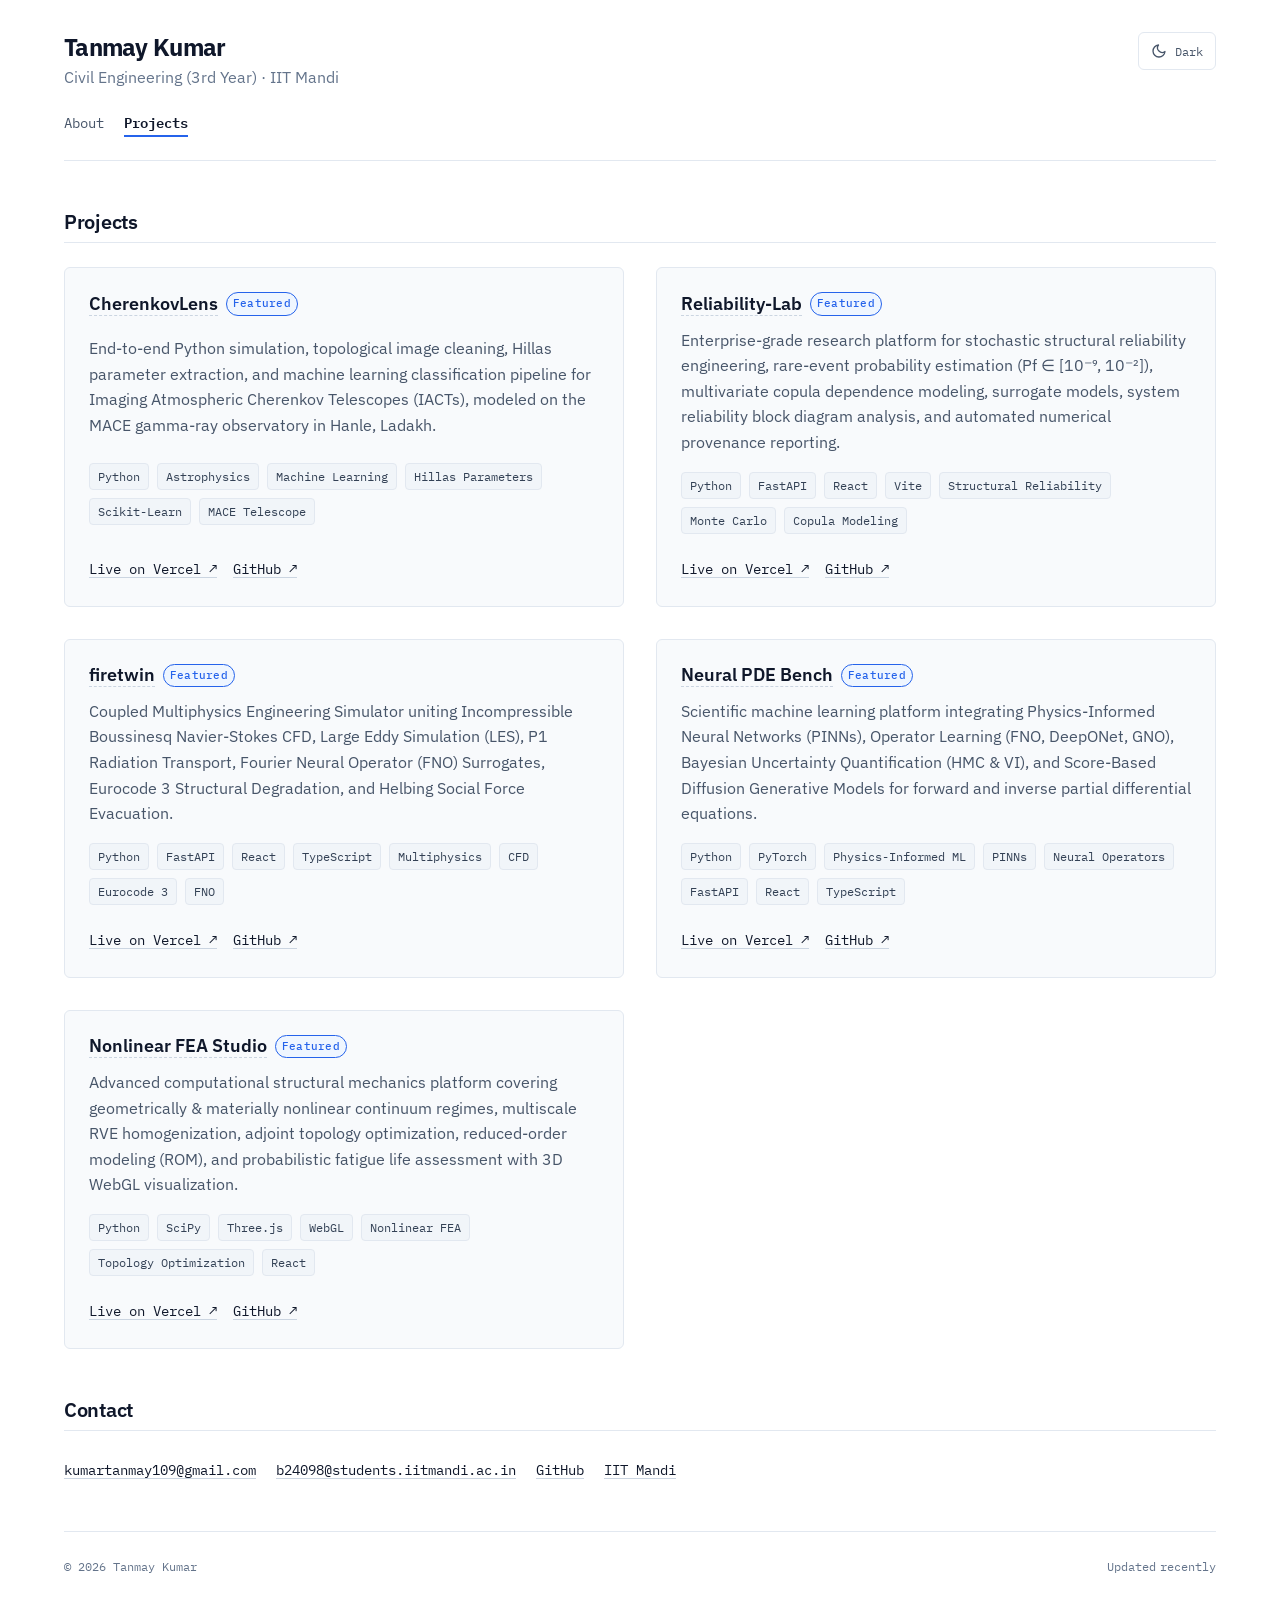
<file: projects.html>
<!DOCTYPE html>
<html lang="en">
<head>
  <meta charset="UTF-8">
  <meta name="viewport" content="width=device-width, initial-scale=1.0">
  <title id="page-title">Projects — Tanmay Kumar</title>
  
  <!-- SEO & Social Meta Tags -->
  <meta name="description" id="meta-description" content="Computational structural mechanics, multiphysics simulations, and scientific ML projects by Tanmay Kumar.">
  <meta name="author" id="meta-author" content="Tanmay Kumar">
  <meta name="robots" content="index, follow">
  <link rel="canonical" id="meta-canonical" href="https://10tan.github.io/projects.html">

  <!-- Open Graph / Facebook -->
  <meta property="og:type" content="website">
  <meta property="og:title" id="og-title" content="Projects — Tanmay Kumar">
  <meta property="og:description" id="og-description" content="Projects by Tanmay Kumar: Reliability-Lab, firetwin, Neural PDE Bench, and Nonlinear FEA Studio.">
  <meta property="og:url" id="og-url" content="https://10tan.github.io/projects.html">

  <!-- Twitter Card -->
  <meta name="twitter:card" content="summary">
  <meta name="twitter:title" id="twitter-title" content="Projects — Tanmay Kumar">
  <meta name="twitter:description" id="twitter-description" content="Projects by Tanmay Kumar: Reliability-Lab, firetwin, Neural PDE Bench, and Nonlinear FEA Studio.">

  <!-- Mobile Browser Theme Color -->
  <meta name="theme-color" id="meta-theme-color" content="#ffffff">

  <!-- Favicon -->
  <link rel="icon" type="image/svg+xml" href="assets/favicon.svg?v=2">

  <!-- Fonts: IBM Plex Sans & IBM Plex Mono with System Fallbacks -->
  <link rel="preconnect" href="https://fonts.googleapis.com">
  <link rel="preconnect" href="https://fonts.gstatic.com" crossorigin>
  <link href="https://fonts.googleapis.com/css2?family=IBM+Plex+Mono:ital,wght@0,400;0,500;0,600;1,400&family=IBM+Plex+Sans:ital,wght@0,400;0,500;0,600;0,700;1,400&display=swap" rel="stylesheet">

  <!-- Main Stylesheet -->
  <link rel="stylesheet" href="css/style.css">

  <!-- Immediate Theme Initialization to prevent Flash of Unstyled Content (FOUC) -->
  <script>
    (function () {
      try {
        var savedTheme = localStorage.getItem('theme-preference');
        if (savedTheme === 'dark' || savedTheme === 'light') {
          document.documentElement.setAttribute('data-theme', savedTheme);
        }
      } catch (e) {}
    })();
  </script>

  <!-- Structured Data (JSON-LD) -->
  <script type="application/ld+json" id="schema-person">
  {
    "@context": "https://schema.org",
    "@type": "Person",
    "name": "Tanmay Kumar",
    "jobTitle": "Civil Engineering (3rd Year) · IIT Mandi",
    "description": "Civil Engineering undergraduate at IIT Mandi working in computational structural mechanics, multiphysics, and scientific machine learning.",
    "url": "https://10tan.github.io/",
    "sameAs": [
      "https://github.com/10tan"
    ]
  }
  </script>
</head>
<body data-page="projects">
  <!-- Keyboard Accessibility Skip Link -->
  <a href="#main-content" class="skip-link">Skip to main content</a>

  <div class="site-container">
    <!-- Header -->
    <header class="site-header" role="banner">
      <div class="header-top">
        <div class="header-title-group">
          <h1 class="site-title" id="site-name">Tanmay Kumar</h1>
          <p class="site-tagline" id="site-tagline">Civil Engineering (3rd Year) · IIT Mandi</p>
        </div>

        <div class="header-controls">
          <button 
            type="button" 
            id="theme-toggle-btn" 
            class="theme-toggle-btn" 
            aria-label="Switch between light and dark theme"
            title="Toggle color theme (T)"
          >
            <!-- Sun Icon (shown in dark mode) -->
            <svg class="icon-sun" aria-hidden="true" viewBox="0 0 24 24" style="display:none;">
              <circle cx="12" cy="12" r="5"></circle>
              <line x1="12" y1="1" x2="12" y2="3"></line>
              <line x1="12" y1="21" x2="12" y2="23"></line>
              <line x1="4.22" y1="4.22" x2="5.64" y2="5.64"></line>
              <line x1="18.36" y1="18.36" x2="19.78" y2="19.78"></line>
              <line x1="1" y1="12" x2="3" y2="12"></line>
              <line x1="21" y1="12" x2="23" y2="12"></line>
              <line x1="4.22" y1="19.78" x2="5.64" y2="18.36"></line>
              <line x1="18.36" y1="5.64" x2="19.78" y2="4.22"></line>
            </svg>
            <!-- Moon Icon (shown in light mode) -->
            <svg class="icon-moon" aria-hidden="true" viewBox="0 0 24 24" style="display:none;">
              <path d="M21 12.79A9 9 0 1 1 11.21 3 7 7 0 0 0 21 12.79z"></path>
            </svg>
            <span id="theme-toggle-text">Theme</span>
          </button>
        </div>
      </div>

      <!-- Navigation: About & Projects -->
      <nav class="site-nav" aria-label="Main navigation">
        <ul class="nav-list">
          <li class="nav-item"><a href="index.html">About</a></li>
          <li class="nav-item"><a href="projects.html" aria-current="page">Projects</a></li>
        </ul>
      </nav>
    </header>

    <!-- Noscript Fallback -->
    <noscript>
      <section class="noscript-banner" aria-label="JavaScript Disabled Notice">
        <h2>Static Fallback Mode</h2>
        <p>JavaScript is disabled in your browser. You can still reach me or view my work directly:</p>
        <p>
          GitHub: <a href="https://github.com/10tan">github.com/10tan</a> | 
          Email: <a href="mailto:kumartanmay109@gmail.com">kumartanmay109@gmail.com</a> | 
          Institute: <a href="mailto:b24098@students.iitmandi.ac.in">b24098@students.iitmandi.ac.in</a>
        </p>
      </section>
    </noscript>

    <!-- Main Content -->
    <main id="main-content" role="main">
      <!-- Projects Section -->
      <section id="projects" class="section projects-section" aria-labelledby="projects-heading">
        <h2 id="projects-heading">Projects</h2>
        <div class="projects-list" id="projects-list">
          <!-- Rendered dynamically from projects.json and enriched by github.js -->
        </div>
      </section>

      <!-- Contact Section (Available at the end of each page) -->
      <section id="contact" class="section contact-section" aria-labelledby="contact-heading">
        <h2 id="contact-heading">Contact</h2>
        <ul class="contact-row" id="contact-row">
          <!-- Rendered dynamically from site.json -->
        </ul>
      </section>
    </main>

    <!-- Footer -->
    <footer class="site-footer" role="contentinfo">
      <div class="footer-copyright" id="footer-copyright">
        &copy; <span id="current-year">2026</span> <span id="footer-author-name">Tanmay Kumar</span>
      </div>
      <div class="footer-last-updated" id="footer-last-updated">
        <span>Updated</span> <time id="footer-update-time">recently</time>
      </div>
    </footer>
  </div>

  <!-- Main ES Module Script -->
  <script type="module" src="js/main.js"></script>
</body>
</html>
</file>
<file: css/style.css>
/* ==========================================================================
   MINIMAL PERSONAL PORTFOLIO - STYLESHEET
   Pure CSS, system-first typography, WCAG AAA compliant contrast,
   dual light/dark themes, responsive layout, print friendly.
   ========================================================================== */

/* --------------------------------------------------------------------------
   Design Tokens & CSS Variables
   -------------------------------------------------------------------------- */
:root {
  /* Color Palette - Default Light Mode */
  --bg-primary: #ffffff;
  --bg-secondary: #f8fafc;
  --bg-tertiary: #f1f5f9;
  --text-primary: #0f172a;
  --text-secondary: #475569;
  --text-muted: #64748b;
  --border-subtle: #e2e8f0;
  --border-strong: #cbd5e1;
  
  /* Single Accent Color (Overridden dynamically if specified in site.json) */
  --accent-color: #2563eb;
  --accent-hover: #1d4ed8;
  --accent-subtle: #eff6ff;
  
  /* Interactive & States */
  --focus-ring: #2563eb;
  --tag-bg: #f1f5f9;
  --tag-text: #334155;
  --tag-border: #e2e8f0;

  /* Typography Scale */
  --font-sans: "IBM Plex Sans", -apple-system, BlinkMacSystemFont, "Segoe UI", Roboto, "Helvetica Neue", Arial, sans-serif;
  --font-mono: "IBM Plex Mono", ui-monospace, SFMono-Regular, Menlo, Monaco, Consolas, "Liberation Mono", monospace;
  
  --text-xs: 0.75rem;    /* 12px */
  --text-sm: 0.875rem;   /* 14px */
  --text-base: 1rem;      /* 16px */
  --text-lg: 1.125rem;   /* 18px */
  --text-xl: 1.25rem;    /* 20px */
  --text-2xl: 1.5rem;    /* 24px */
  --text-3xl: 1.875rem;  /* 30px */

  --leading-tight: 1.25;
  --leading-snug: 1.4;
  --leading-normal: 1.6;
  --leading-relaxed: 1.75;

  /* Layout */
  --container-max-width: 100%;
  --space-1: 0.25rem;
  --space-2: 0.5rem;
  --space-3: 0.75rem;
  --space-4: 1rem;
  --space-5: 1.25rem;
  --space-6: 1.5rem;
  --space-8: 2rem;
  --space-10: 2.5rem;
  --space-12: 3rem;
  --space-16: 4rem;
  --space-20: 5rem;

  --transition-fast: 150ms ease;
  --radius-sm: 4px;
  --radius-md: 6px;
  --radius-full: 9999px;
}

/* --------------------------------------------------------------------------
   Automatic Dark Mode (System Preference)
   -------------------------------------------------------------------------- */
@media (prefers-color-scheme: dark) {
  :root:not([data-theme="light"]) {
    --bg-primary: #090a0f;
    --bg-secondary: #12131a;
    --bg-tertiary: #1a1b24;
    --text-primary: #f8fafc;
    --text-secondary: #cbd5e1;
    --text-muted: #94a3b8;
    --border-subtle: #232533;
    --border-strong: #333647;

    --accent-color: #60a5fa;
    --accent-hover: #93c5fd;
    --accent-subtle: #172554;

    --focus-ring: #60a5fa;
    --tag-bg: #161822;
    --tag-text: #cbd5e1;
    --tag-border: #282a3a;
  }
}

/* --------------------------------------------------------------------------
   Explicit Theme Overrides (User Preference stored in localStorage)
   -------------------------------------------------------------------------- */
[data-theme="light"] {
  --bg-primary: #ffffff;
  --bg-secondary: #f8fafc;
  --bg-tertiary: #f1f5f9;
  --text-primary: #0f172a;
  --text-secondary: #475569;
  --text-muted: #64748b;
  --border-subtle: #e2e8f0;
  --border-strong: #cbd5e1;

  --accent-color: #2563eb;
  --accent-hover: #1d4ed8;
  --accent-subtle: #eff6ff;

  --focus-ring: #2563eb;
  --tag-bg: #f1f5f9;
  --tag-text: #334155;
  --tag-border: #e2e8f0;
}

[data-theme="dark"] {
  --bg-primary: #090a0f;
  --bg-secondary: #12131a;
  --bg-tertiary: #1a1b24;
  --text-primary: #f8fafc;
  --text-secondary: #cbd5e1;
  --text-muted: #94a3b8;
  --border-subtle: #232533;
  --border-strong: #333647;

  --accent-color: #60a5fa;
  --accent-hover: #93c5fd;
  --accent-subtle: #172554;

  --focus-ring: #60a5fa;
  --tag-bg: #161822;
  --tag-text: #cbd5e1;
  --tag-border: #282a3a;
}

/* --------------------------------------------------------------------------
   Reset & Base Styles
   -------------------------------------------------------------------------- */
*,
*::before,
*::after {
  box-sizing: border-box;
  margin: 0;
  padding: 0;
}

html {
  font-size: 100%;
  scroll-behavior: smooth;
  color-scheme: light dark;
}

html[data-theme="light"] {
  color-scheme: light;
}

html[data-theme="dark"] {
  color-scheme: dark;
}

body {
  background-color: var(--bg-primary);
  color: var(--text-primary);
  font-family: var(--font-sans);
  font-size: var(--text-base);
  line-height: var(--leading-relaxed);
  text-rendering: optimizeLegibility;
  -webkit-font-smoothing: antialiased;
  -moz-osx-font-smoothing: grayscale;
  min-height: 100vh;
  display: flex;
  flex-direction: column;
}

/* Smooth subtle page fade-in */
@keyframes fadeIn {
  from {
    opacity: 0;
    transform: translateY(4px);
  }
  to {
    opacity: 1;
    transform: translateY(0);
  }
}

.site-container {
  width: 100%;
  max-width: 100%;
  margin-left: 0;
  margin-right: 0;
  padding: var(--space-8) clamp(1.5rem, 5vw, 4.5rem);
  flex: 1 0 auto;
  animation: fadeIn 0.35s ease-out;
}

@media (prefers-reduced-motion: reduce) {
  html {
    scroll-behavior: auto;
  }
  .site-container {
    animation: none;
  }
  * {
    transition-duration: 0.01ms !important;
    animation-duration: 0.01ms !important;
  }
}

/* --------------------------------------------------------------------------
   Accessibility: Skip Link & Focus Styles
   -------------------------------------------------------------------------- */
.skip-link {
  position: absolute;
  top: -100px;
  left: var(--space-4);
  padding: var(--space-2) var(--space-4);
  background-color: var(--accent-color);
  color: #ffffff;
  font-weight: 500;
  font-size: var(--text-sm);
  text-decoration: none;
  border-radius: var(--radius-sm);
  z-index: 1000;
  transition: top var(--transition-fast);
}

.skip-link:focus {
  top: var(--space-4);
}

:focus-visible {
  outline: 2px solid var(--focus-ring);
  outline-offset: 3px;
}

/* --------------------------------------------------------------------------
   Typography & Links
   -------------------------------------------------------------------------- */
h1, h2, h3, h4 {
  color: var(--text-primary);
  font-weight: 600;
  line-height: var(--leading-tight);
}

h1 {
  font-size: var(--text-3xl);
  letter-spacing: -0.025em;
}

h2 {
  font-size: var(--text-xl);
  letter-spacing: -0.015em;
  padding-bottom: var(--space-2);
  border-bottom: 1px solid var(--border-subtle);
  margin-bottom: var(--space-6);
}

h3 {
  font-size: var(--text-lg);
  font-weight: 600;
}

p {
  color: var(--text-secondary);
  margin-bottom: var(--space-4);
}

p:last-child {
  margin-bottom: 0;
}

a {
  color: var(--text-primary);
  text-decoration: underline;
  text-underline-offset: 3px;
  text-decoration-thickness: 1px;
  text-decoration-color: var(--border-strong);
  transition: color var(--transition-fast), text-decoration-color var(--transition-fast);
}

a:hover {
  color: var(--accent-color);
  text-decoration-color: var(--accent-color);
}

.accent-text {
  color: var(--accent-color);
}

.mono {
  font-family: var(--font-mono);
}

/* --------------------------------------------------------------------------
   Header & Top Navigation
   -------------------------------------------------------------------------- */
.site-header {
  margin-bottom: var(--space-12);
  padding-bottom: var(--space-6);
  border-bottom: 1px solid var(--border-subtle);
}

.header-top {
  display: flex;
  align-items: flex-start;
  justify-content: space-between;
  gap: var(--space-4);
  margin-bottom: var(--space-3);
}

.header-title-group {
  flex: 1 1 auto;
}

.site-title {
  font-size: var(--text-2xl);
  font-weight: 700;
  letter-spacing: -0.03em;
  margin-bottom: var(--space-1);
}

.site-tagline {
  font-size: var(--text-base);
  color: var(--text-muted);
  line-height: var(--leading-snug);
  margin-bottom: 0;
}

.header-controls {
  display: flex;
  align-items: center;
  gap: var(--space-3);
  flex-shrink: 0;
}

/* Theme Toggle Button */
.theme-toggle-btn {
  background: transparent;
  border: 1px solid var(--border-subtle);
  color: var(--text-secondary);
  border-radius: var(--radius-md);
  padding: var(--space-2) var(--space-3);
  font-size: var(--text-xs);
  font-family: var(--font-mono);
  cursor: pointer;
  display: inline-flex;
  align-items: center;
  gap: var(--space-2);
  min-height: 38px;
  min-width: 38px;
  justify-content: center;
  transition: all var(--transition-fast);
}

.theme-toggle-btn:hover {
  color: var(--text-primary);
  border-color: var(--border-strong);
  background-color: var(--bg-secondary);
}

.theme-toggle-btn svg {
  width: 16px;
  height: 16px;
  fill: none;
  stroke: currentColor;
  stroke-width: 2;
  stroke-linecap: round;
  stroke-linejoin: round;
}

/* Primary Navigation */
.site-nav {
  margin-top: var(--space-5);
}

.nav-list {
  display: flex;
  flex-wrap: wrap;
  gap: var(--space-5);
  list-style: none;
}

.nav-item a {
  font-size: var(--text-sm);
  font-family: var(--font-mono);
  color: var(--text-secondary);
  text-decoration: none;
  position: relative;
  padding: var(--space-1) 0;
}

.nav-item a::after {
  content: "";
  position: absolute;
  left: 0;
  bottom: 0;
  width: 0;
  height: 1px;
  background-color: var(--accent-color);
  transition: width var(--transition-fast);
}

.nav-item a:hover {
  color: var(--text-primary);
}

.nav-item a:hover::after {
  width: 100%;
}

.nav-item a[aria-current="page"] {
  color: var(--text-primary);
  font-weight: 600;
}

.nav-item a[aria-current="page"]::after {
  width: 100%;
  height: 2px;
  background-color: var(--accent-color);
}

/* --------------------------------------------------------------------------
   Sections Layout
   -------------------------------------------------------------------------- */
.section {
  margin-bottom: var(--space-12);
  scroll-margin-top: var(--space-6);
}

/* --------------------------------------------------------------------------
   About Section
   -------------------------------------------------------------------------- */
.about-bio {
  font-size: var(--text-base);
  color: var(--text-secondary);
  line-height: var(--leading-relaxed);
  margin-bottom: var(--space-5);
}

.currently-card {
  display: flex;
  align-items: baseline;
  gap: var(--space-3);
  background-color: var(--bg-secondary);
  border-left: 3px solid var(--accent-color);
  padding: var(--space-3) var(--space-4);
  border-radius: 0 var(--radius-sm) var(--radius-sm) 0;
  font-size: var(--text-sm);
}

.currently-label {
  font-family: var(--font-mono);
  font-size: var(--text-xs);
  font-weight: 600;
  color: var(--accent-color);
  text-transform: uppercase;
  letter-spacing: 0.05em;
  flex-shrink: 0;
}

.currently-text {
  color: var(--text-primary);
  margin: 0;
}

/* --------------------------------------------------------------------------
   Projects Section (Full-Width Responsive Grid)
   -------------------------------------------------------------------------- */
.projects-list {
  display: grid;
  grid-template-columns: 1fr;
  gap: var(--space-8);
}

@media (min-width: 860px) {
  .projects-list {
    grid-template-columns: repeat(2, 1fr);
    gap: var(--space-8);
  }
}

.project-item {
  display: flex;
  flex-direction: column;
  justify-content: space-between;
  gap: var(--space-3);
  padding: var(--space-6);
  border: 1px solid var(--border-subtle);
  border-radius: var(--radius-md);
  background-color: var(--bg-secondary);
  position: relative;
  transition: border-color var(--transition-fast);
}

.project-item:hover {
  border-color: var(--border-strong);
}

.project-header {
  display: flex;
  align-items: baseline;
  justify-content: space-between;
  gap: var(--space-3);
  flex-wrap: wrap;
}

.project-title-wrap {
  display: flex;
  align-items: center;
  gap: var(--space-2);
}

.project-title {
  font-size: var(--text-lg);
  font-weight: 600;
  color: var(--text-primary);
}

.project-title-link {
  color: var(--text-primary);
  text-decoration: none;
  border-bottom: 1px dashed var(--border-strong);
  transition: color var(--transition-fast), border-color var(--transition-fast);
}

.project-title-link:hover {
  color: var(--accent-color);
  border-bottom: 1px solid var(--accent-color);
}

.project-badge-featured {
  font-family: var(--font-mono);
  font-size: 0.6875rem;
  padding: 1px 6px;
  background-color: var(--accent-subtle);
  color: var(--accent-color);
  border: 1px solid currentColor;
  border-radius: var(--radius-full);
  font-weight: 500;
  letter-spacing: 0.02em;
}

.project-description {
  font-size: var(--text-base);
  color: var(--text-secondary);
  margin: 0;
  line-height: var(--leading-normal);
}

.project-tags {
  display: flex;
  flex-wrap: wrap;
  gap: var(--space-2);
  margin-top: var(--space-1);
  list-style: none;
}

.project-tag {
  font-family: var(--font-mono);
  font-size: var(--text-xs);
  color: var(--tag-text);
  background-color: var(--tag-bg);
  border: 1px solid var(--tag-border);
  padding: 2px 8px;
  border-radius: var(--radius-sm);
}

.project-meta-links-row {
  display: flex;
  align-items: center;
  justify-content: space-between;
  gap: var(--space-4);
  flex-wrap: wrap;
  margin-top: var(--space-2);
}

.project-links {
  display: flex;
  flex-wrap: wrap;
  gap: var(--space-4);
  list-style: none;
}

.project-link-item a {
  font-size: var(--text-sm);
  font-family: var(--font-mono);
  display: inline-flex;
  align-items: center;
  gap: var(--space-1);
}

.project-link-item a svg {
  width: 12px;
  height: 12px;
  fill: currentColor;
}

/* GitHub Live Metadata Row */
.project-github-meta {
  display: inline-flex;
  align-items: center;
  gap: var(--space-3);
  font-family: var(--font-mono);
  font-size: var(--text-xs);
  color: var(--text-muted);
}

.github-meta-item {
  display: inline-flex;
  align-items: center;
  gap: 4px;
}

.github-meta-item svg {
  width: 12px;
  height: 12px;
  fill: currentColor;
  opacity: 0.8;
}

.language-dot {
  width: 8px;
  height: 8px;
  border-radius: 50%;
  display: inline-block;
  background-color: var(--accent-color);
}

/* --------------------------------------------------------------------------
   Interests Section: Sub-Pages Inside a Page (Interactive Tab Navigation)
   -------------------------------------------------------------------------- */
.interests-container {
  display: flex;
  flex-direction: column;
  gap: var(--space-6);
}

/* Sub-page Navigation Bar */
.subpage-nav {
  display: flex;
  flex-wrap: wrap;
  align-items: center;
  gap: var(--space-2);
  border-bottom: 1px solid var(--border-subtle);
  padding-bottom: var(--space-3);
  overflow-x: auto;
  -webkit-overflow-scrolling: touch;
}

.subpage-tab-btn {
  background: transparent;
  border: 1px solid transparent;
  color: var(--text-secondary);
  font-family: var(--font-mono);
  font-size: var(--text-xs);
  padding: var(--space-2) var(--space-3);
  border-radius: var(--radius-sm);
  cursor: pointer;
  transition: all var(--transition-fast);
  display: inline-flex;
  align-items: center;
  gap: var(--space-2);
  white-space: nowrap;
}

.subpage-tab-btn:hover {
  color: var(--text-primary);
  background-color: var(--bg-secondary);
  border-color: var(--border-subtle);
}

.subpage-tab-btn.active,
.subpage-tab-btn[aria-selected="true"] {
  color: var(--text-primary);
  font-weight: 600;
  background-color: var(--bg-secondary);
  border-color: var(--border-strong);
  position: relative;
}

.subpage-tab-btn.active::after,
.subpage-tab-btn[aria-selected="true"]::after {
  content: "";
  position: absolute;
  bottom: -13px;
  left: 0;
  right: 0;
  height: 2px;
  background-color: var(--accent-color);
}

/* Sub-page Content Panel */
.subpage-panels-wrapper {
  position: relative;
  min-height: 220px;
}

.subpage-panel {
  display: flex;
  flex-direction: column;
  gap: var(--space-4);
  padding: var(--space-6);
  background-color: var(--bg-secondary);
  border: 1px solid var(--border-subtle);
  border-radius: var(--radius-md);
  animation: fadeIn 0.25s ease-out;
}

.subpage-panel[hidden] {
  display: none;
}

.subpage-header {
  display: flex;
  align-items: center;
  justify-content: space-between;
  border-bottom: 1px dashed var(--border-subtle);
  padding-bottom: var(--space-3);
}

.subpage-title {
  font-size: var(--text-lg);
  font-weight: 600;
  color: var(--text-primary);
  display: inline-flex;
  align-items: center;
  gap: var(--space-2);
}

.subpage-title::before {
  content: "";
  display: inline-block;
  width: 4px;
  height: 16px;
  background-color: var(--accent-color);
  border-radius: var(--radius-sm);
}

.subpage-text {
  font-size: var(--text-base);
  color: var(--text-secondary);
  line-height: var(--leading-relaxed);
  margin: 0;
  max-width: 1200px;
}

.subpage-items-list {
  display: flex;
  flex-wrap: wrap;
  gap: var(--space-2);
  list-style: none;
  margin-top: var(--space-1);
  padding: 0;
}

.subpage-item-pill {
  font-family: var(--font-mono);
  font-size: var(--text-xs);
  color: var(--tag-text);
  background-color: var(--bg-primary);
  border: 1px solid var(--border-subtle);
  padding: 5px 12px;
  border-radius: var(--radius-sm);
  transition: border-color var(--transition-fast), color var(--transition-fast);
}

.subpage-item-pill:hover {
  border-color: var(--accent-color);
  color: var(--text-primary);
}

.subpage-links-list {
  display: flex;
  flex-wrap: wrap;
  gap: var(--space-4);
  list-style: none;
  margin-top: var(--space-2);
  padding: 0;
}

.subpage-links-list a {
  font-family: var(--font-mono);
  font-size: var(--text-sm);
}

/* Reviews / Entries with Thumbnails and Thoughts (Movies, Books, Music) */
.review-entries-grid {
  display: grid;
  grid-template-columns: 1fr;
  gap: var(--space-4);
  margin-top: var(--space-2);
}

@media (min-width: 900px) {
  .review-entries-grid {
    grid-template-columns: repeat(2, 1fr);
    gap: var(--space-5);
  }
}

.review-entry-card {
  display: flex;
  gap: var(--space-4);
  padding: var(--space-5);
  background-color: var(--bg-primary);
  border: 1px solid var(--border-subtle);
  border-radius: var(--radius-md);
  transition: border-color var(--transition-fast), box-shadow var(--transition-fast);
}

.review-entry-card:hover {
  border-color: var(--border-strong);
}

.review-thumb-wrap {
  width: 90px;
  height: 130px;
  flex-shrink: 0;
  border-radius: var(--radius-sm);
  overflow: hidden;
  background-color: var(--bg-tertiary);
  border: 1px solid var(--border-subtle);
  display: flex;
  align-items: center;
  justify-content: center;
}

.review-thumb-img {
  width: 100%;
  height: 100%;
  object-fit: cover;
  display: block;
}

.review-content-wrap {
  display: flex;
  flex-direction: column;
  gap: var(--space-2);
  flex: 1 1 auto;
}

.review-title-row {
  display: flex;
  flex-direction: column;
  gap: 2px;
}

.review-title {
  font-size: var(--text-base);
  font-weight: 600;
  color: var(--text-primary);
  margin: 0;
  line-height: var(--leading-snug);
}

.review-title a {
  color: var(--text-primary);
  text-decoration: none;
}

.review-title a:hover {
  color: var(--accent-color);
  text-decoration: underline;
}

.review-subtitle {
  font-family: var(--font-mono);
  font-size: var(--text-xs);
  color: var(--text-muted);
}

.review-thought {
  font-size: var(--text-sm);
  color: var(--text-secondary);
  line-height: var(--leading-normal);
  margin: var(--space-1) 0 0 0;
  padding-left: var(--space-3);
  border-left: 2px solid var(--accent-color);
  font-style: italic;
}

/* --------------------------------------------------------------------------
   Contact Section
   -------------------------------------------------------------------------- */
.contact-row {
  display: flex;
  flex-wrap: wrap;
  gap: var(--space-5);
  list-style: none;
  align-items: center;
}

.contact-item a {
  font-size: var(--text-sm);
  font-family: var(--font-mono);
  display: inline-flex;
  align-items: center;
  gap: var(--space-1);
}

/* --------------------------------------------------------------------------
   Footer
   -------------------------------------------------------------------------- */
.site-footer {
  margin-top: var(--space-12);
  padding-top: var(--space-6);
  border-top: 1px solid var(--border-subtle);
  display: flex;
  justify-content: space-between;
  align-items: center;
  flex-wrap: wrap;
  gap: var(--space-3);
  font-family: var(--font-mono);
  font-size: var(--text-xs);
  color: var(--text-muted);
}

.footer-last-updated {
  display: inline-flex;
  align-items: center;
  gap: var(--space-1);
}

/* --------------------------------------------------------------------------
   Noscript Fallback
   -------------------------------------------------------------------------- */
.noscript-banner {
  background-color: var(--bg-secondary);
  border: 1px solid var(--border-strong);
  padding: var(--space-4);
  margin-bottom: var(--space-6);
  border-radius: var(--radius-sm);
  font-size: var(--text-sm);
  color: var(--text-secondary);
}

.noscript-banner h2 {
  font-size: var(--text-base);
  margin-bottom: var(--space-2);
  border: none;
  padding: 0;
}

/* --------------------------------------------------------------------------
   Print Stylesheet
   -------------------------------------------------------------------------- */
@media print {
  body {
    background: #ffffff !important;
    color: #000000 !important;
    font-size: 11pt;
  }

  .site-container {
    max-width: 100% !important;
    padding: 0 !important;
  }

  .skip-link,
  .theme-toggle-btn,
  .site-nav {
    display: none !important;
  }

  a {
    color: #000000 !important;
    text-decoration: underline !important;
  }

  a[href^="http"]::after {
    content: " (" attr(href) ")";
    font-size: 0.8em;
    font-weight: normal;
    color: #444;
  }

  .project-item {
    page-break-inside: avoid;
    border-bottom: 1px solid #ccc !important;
    padding-bottom: 1rem !important;
    margin-bottom: 1rem !important;
  }

  .currently-card {
    border-left: 2px solid #000000 !important;
    background: none !important;
  }
}
</file>
